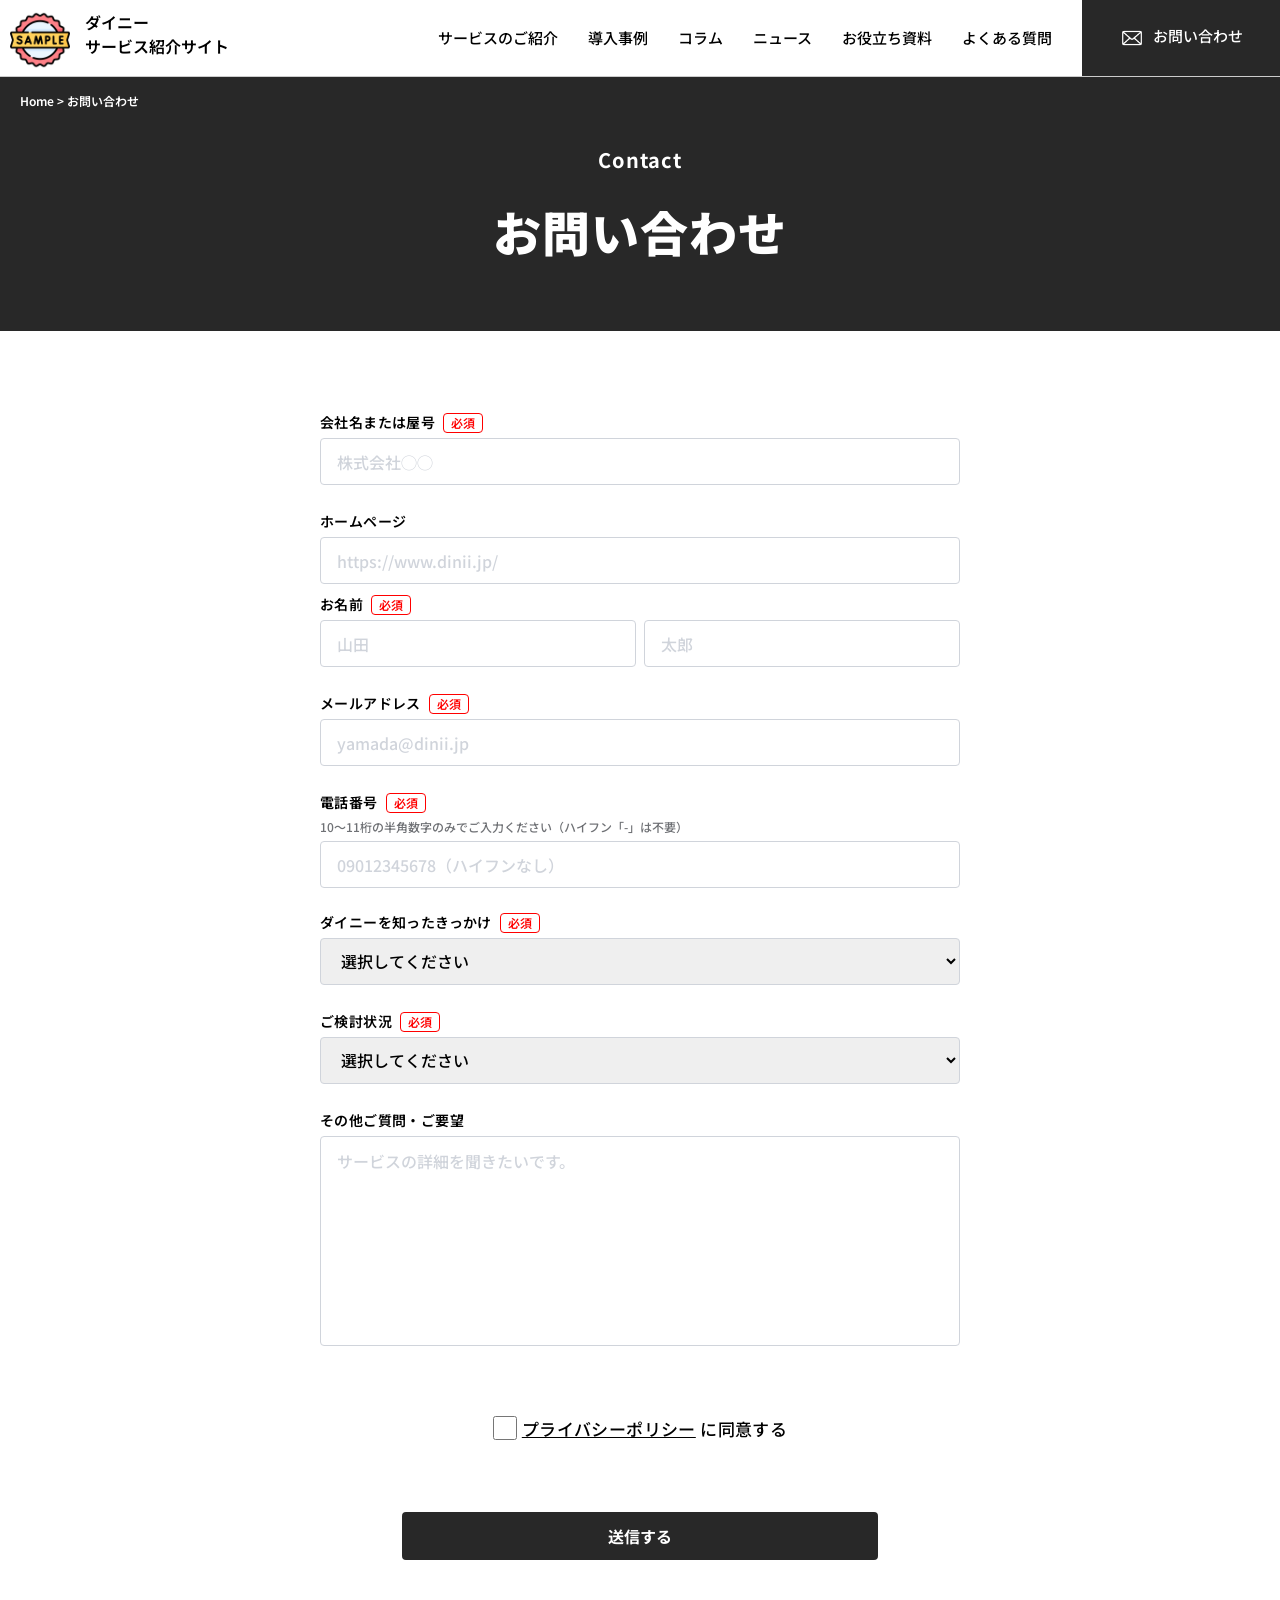
<file: contact/index.html>
<!DOCTYPE html>
<html lang="ja">

<head>
    <meta charset="UTF-8">
    <meta name="viewport" content="width=device-width,initial-scale=1">
    <title>お問い合わせ - ダイニー サービスサイト</title><!-- reset CSS -->
    <link rel="stylesheet" href="../styles/css-reset.css"><!-- Google Fonts -->
    <link rel="preconnect" href="https://fonts.googleapis.com">
    <link rel="preconnect" href="https://fonts.gstatic.com" crossorigin>
    <link
        href="https://fonts.googleapis.com/css2?family=Noto+Sans+JP:wght@100..900&family=Poppins:wght@600;700&display=swap"
        rel="stylesheet">
    <link rel="stylesheet" href="styles/style.css">
</head>

<body>
    <header class="header">
        <div class="header__left">
            <div class="header__logo"><a href="../">
                    <div class="header__logo-inner">
                        <div class="logo"><img src="../images/logo.png" class="logo__img">
                            <div class="logo__letter">
                                <p class="logo__dinii">ダイニー</p>
                                <p class="logo__service">サービス紹介サイト</p>
                            </div>
                        </div>
                    </div>
                </a></div>
        </div>
        <ul class="header__right"><a href="#">
                <div class="header__link">
                    <p class="header__service">サービスのご紹介</p>
                </div>
            </a>
            <div class="nav-service">
                <ul class="nav-service__inner">
                    <li>ダイニーPOSレジ</li>
                    <li>ダイニーモバイルオーダー</li>
                    <li>ダイニー顧客管理</li>
                    <li>ダイニーモバイル決済</li>
                    <li>ダイニーキャッシュレス</li>
                    <li><a href="../kintai">ダイニー勤怠</a></li>
                </ul>
            </div><a href="#">
                <div class="header__link">
                    <p class="header__case">導入事例</p>
                </div>
            </a><a href="#">
                <div class="header__link">
                    <p class="header__column">コラム</p>
                </div>
            </a><a href="#">
                <div class="header__link">
                    <p class="header__news">ニュース</p>
                </div>
            </a><a href="#">
                <div class="header__link">
                    <p class="header__documentation">お役立ち資料</p>
                </div>
            </a><a href="../question/">
                <div class="header__link">
                    <p class="header__qa">よくある質問</p>
                </div>
            </a><!-- TODO change URL--> <a href="#">
                <div class="header__contact">
                    <div class="header__contact-inner"><img src="../images/mail.png" class="header__contact-img">
                        <div class="header__contact-us">お問い合わせ</div>
                    </div>
                </div>
            </a>
        </ul>
    </header>
    <div class="title-container">
        <div class="breadcrumbs">Home > お問い合わせ</div>
        <div class="inner">
            <div class="subtitle">Contact</div>
            <div class="title">お問い合わせ</div>
        </div>
    </div>
    <div class="main">
        <ul class="input">
            <li class="belong">
                <div class="container-1">
                    <p>会社名または屋号</p>
                    <div class="abso">必須</div>
                </div>
                <div class="container-2"><input type="text" placeholder="株式会社◯◯"></div>
            </li>
            <li class="homepage">
                <div class="container-1">
                    <p>ホームページ</p>
                </div>
                <div class="container-2"><input type="text" placeholder="https://www.dinii.jp/"></div>
            </li>
            <li class="name">
                <div class="container-1">
                    <p>お名前</p>
                    <div class="abso">必須</div>
                </div>
                <div class="container-2">
                    <div class="namearea"><input type="text" class="first" placeholder="山田"> <input type="text"
                            class="last" placeholder="太郎"></div>
                </div>
            </li>
            <li class="mail-address">
                <div class="container-1">
                    <p>メールアドレス</p>
                    <div class="abso">必須</div>
                </div>
                <div class="container-2"><input type="text" placeholder="yamada@dinii.jp"></div>
            </li>
            <li class="call-number">
                <div class="container-1">
                    <p>電話番号</p>
                    <div class="abso">必須</div>
                </div>
                <div class="container-2">
                    <p class="description">10〜11桁の半角数字のみでご入力ください（ハイフン「-」は不要）</p>
                </div>
                <div class="container-3"><input type="text" placeholder="09012345678（ハイフンなし）"></div>
            </li>
            <li class="why">
                <div class="container-1">
                    <p>ダイニーを知ったきっかけ</p>
                    <div class="abso">必須</div>
                </div>
                <div class="container-2"><select name="why-list" id="why__list">
                        <option value="init">選択してください</option>
                        <option value="intro">知人から紹介された</option>
                        <option value="search">インターネット検索した</option>
                        <option value="exp">飲食店でデイニーを体験</option>
                        <option value="sns">SNSで見た</option>
                        <option value="know">展示会・会合で知った</option>
                        <option value="wath">雑誌で見た</option>
                        <option value="other">その他</option>
                    </select></div>
            </li>
            <li class="now">
                <div class="container-1">
                    <p>ご検討状況</p>
                    <div class="abso">必須</div>
                </div>
                <div class="container-2"><select name="now-list" id="now__list">
                        <option value="init">選択してください</option>
                        <option value="col-info">情報収集中</option>
                        <option value="compare">他社と比較検討中</option>
                        <option value="only-din">ダイニーのみを検討中</option>
                        <option value="alm-abso">導入がほぼ決まっている</option>
                    </select></div>
            </li>
            <li class="other">
                <div class="container-1">
                    <p>その他ご質問・ご要望</p>
                </div>
                <div class="container-2"><textarea name="other" id="other" placeholder="サービスの詳細を聞きたいです。"></textarea>
                </div>
            </li>
        </ul>
        <div class="send">
            <div class="container-1"><input type="checkbox" name="check" id="check">
                <p><a href="#">プライバシーポリシー</a> に同意する</p>
            </div>
            <div class="container-2"><button class="move-letter">
                    <p>送信する</p>
                    <p>送信する</p>
                </button></div>
        </div>
    </div>
</body>

</html>
</file>
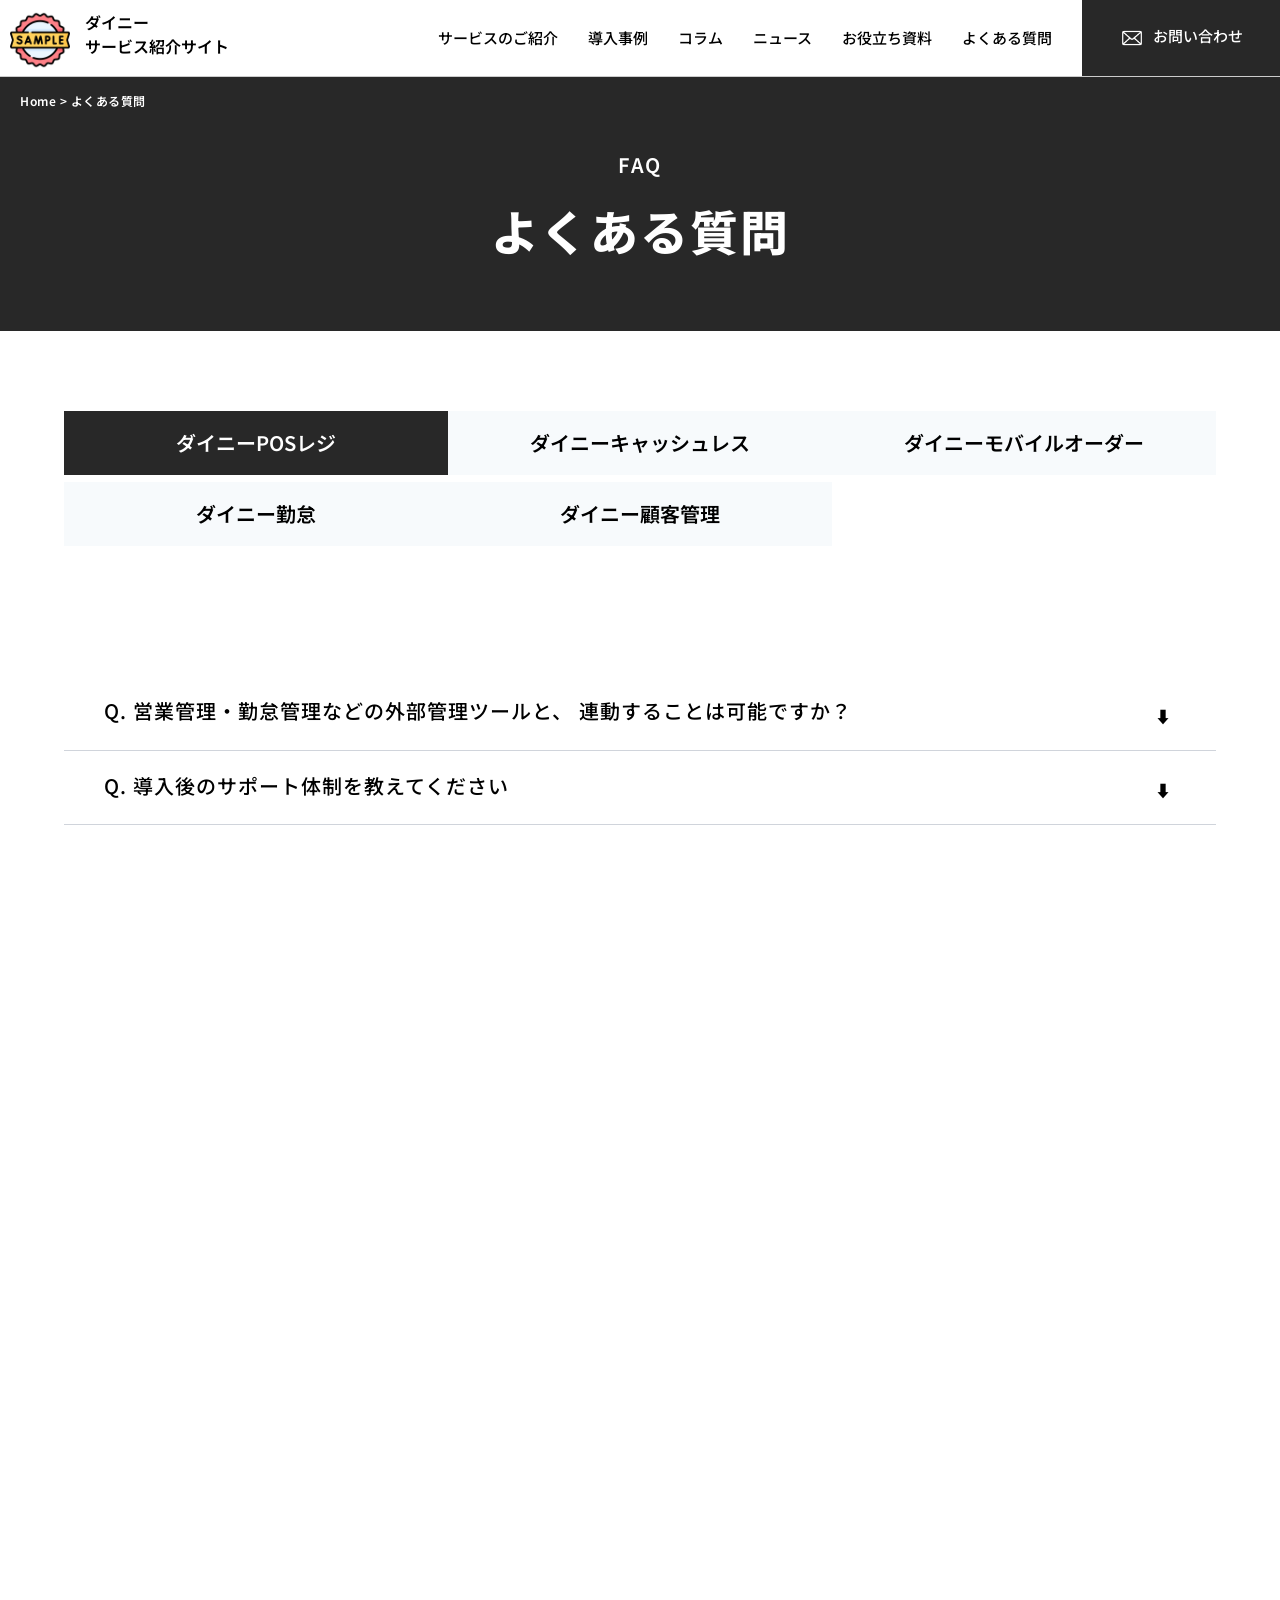
<file: question/index.html>
<!DOCTYPE html>
<html lang="en">

<head>
    <meta charset="UTF-8">
    <meta name="viewport" content="width=device-width, initial-scale=1.0">
    <title>よくある質問 - ダイニー サービスサイト</title>

    <!-- reset CSS -->
    <link rel="stylesheet" href="../styles/css-reset.css">

    <!-- Google Fonts -->
    <link rel="preconnect" href="https://fonts.googleapis.com">
    <link rel="preconnect" href="https://fonts.gstatic.com" crossorigin>
    <link
        href="https://fonts.googleapis.com/css2?family=Noto+Sans+JP:wght@100..900&family=Poppins:wght@600;700&display=swap"
        rel="stylesheet">

    <link rel="stylesheet" href="styles/style.css">
    <script src="scripts/main.js" defer></script>
</head>

<body>
    <header class="header">
        <div class="header__left">
            <div class="header__logo">
                <a href="../">
                    <div class="header__logo-inner">
                        <div class="logo">
                            <img src="../images/logo.png" class="logo__img">
                            <div class="logo__letter">
                                <p class="logo__dinii">ダイニー</p>
                                <p class="logo__service">サービス紹介サイト</p>
                            </div>
                        </div>
                    </div>
                </a>
            </div>
        </div>
        <ul class="header__right">

            <a href="#">
                <div class="header__link">
                    <p class="header__service">サービスのご紹介</p>
                </div>
            </a>

            <div class="nav-service">
                <ul class="nav-service__inner">
                    <li>ダイニーPOSレジ</li>
                    <li>ダイニーモバイルオーダー</li>
                    <li>ダイニー顧客管理</li>
                    <li>ダイニーモバイル決済</li>
                    <li>ダイニーキャッシュレス</li>
                    <li><a href="../kintai/">ダイニー勤怠</a></li>
                </ul>
            </div>

            <a href="#">
                <div class="header__link">
                    <p class="header__case">導入事例</p>
                </div>
            </a>
            <a href="#">
                <div class="header__link">
                    <p class="header__column">コラム</p>
                </div>
            </a>
            <a href="#">
                <div class="header__link">
                    <p class="header__news">ニュース</p>
                </div>
            </a>
            <a href="#">
                <div class="header__link">
                    <p class="header__documentation">お役立ち資料</p>
                </div>
            </a>
            <a href="#">
                <div class="header__link">
                    <p class="header__qa">よくある質問</p>
                </div>
            </a>
            <a href="../contact/">
                <div class="header__contact">
                    <div class="header__contact-inner">
                        <img src="../images/mail.png" class="header__contact-img">
                        <div class="header__contact-us">お問い合わせ</div>
                    </div>
                </div>
            </a>
        </ul>
    </header>

    <div class="title__bg"></div>
    <div class="title__inner">
        <div class="up">
            <div class="breadcrumbs">Home > よくある質問</div>
        </div>
        <div class="down">
            <p class="faq">FAQ</p>
            <h1>よくある質問</h1>
        </div>
    </div>

    <div class="nav">
        <ul class="nav__inner">
            <li class="active">
                <button>ダイニーPOSレジ</button>
            </li>
            <li class="move-letter">
                <button>
                    <p>ダイニーキャッシュレス</p>
                    <p>ダイニーキャッシュレス</p>
                </button>
            </li>
            <li class="move-letter">
                <button>
                    <p>ダイニーモバイルオーダー</p>
                    <p>ダイニーモバイルオーダー</p>
                </button>
            </li>
            <li class="move-letter">
                <button>
                    <p>ダイニー勤怠</p>
                    <p>ダイニー勤怠</p>
                </button>
            </li>
            <li class="move-letter">
                <button>
                    <p>ダイニー顧客管理</p>
                    <p>ダイニー顧客管理</p>
                </button>
            </li>
        </ul>
    </div>

    <div class="container">
        <div class="container__inner-1">
            <p class="q">Q. 営業管理・勤怠管理などの外部管理ツールと、 連動することは可能ですか？</p>
            <p class="a">多数の連携実績がございます。詳細はお問い合わせください。</p>
            <div class="down down1">⬇︎</div>
        </div>
        <div class="container__inner-2">
            <p class="q">Q. 導入後のサポート体制を教えてください</p>
            <p class="a">10〜25時まで有人電話対応を行っています。チャットによる問題解決サポートも行っています。</p>
            <div class="down down2">⬇︎</div>
        </div>
        <div class="white-bg"></div>
    </div>

</body>

</html>
</file>
<file: contact/styles/style.css>
.header {
  position: fixed;
  width: 100vw;
  height: 76px;
  top: 0;
  left: 0;
  display: flex;
  flex-direction: row;
  justify-content: space-between;
  align-items: center;
  box-shadow: 0px 1px 0px 0px rgba(0, 0, 0, 0.2);
  font-size: 15px;
  background-color: white;
  z-index: 9999;
}
.header a {
  position: relative;
  top: -7px;
  text-decoration: none;
  color: black;
}
.header a:last-child {
  top: 0;
}
.header__link {
  display: flex;
  align-items: center;
  height: 76px;
}
.header__logo {
  position: absolute;
  top: 0;
  left: 10px;
  height: 100%;
  justify-items: center;
  font-size: 16px;
}
.header__logo-inner {
  position: absolute;
  top: 10px;
}
.header__left {
  position: relative;
  height: 100%;
  top: 0;
  left: 0;
  flex-basis: 10%;
}
.header__right {
  display: flex;
  position: relative;
  margin-right: 105px;
  height: 100%;
  top: 0;
  right: 0;
  flex-direction: row;
  align-items: baseline;
  gap: 30px;
  margin: 0;
}
.header__right p {
  display: flex;
  flex-direction: column;
  align-items: center;
}
.header__right > a:nth-child(1)::after {
  position: relative;
  display: block;
  content: "";
  height: 2px;
  width: 100%;
  background-color: black;
  top: -1px;
  transform: scaleX(0);
  transform-origin: center;
  transition: all 0.3s;
}
.header__right > a:nth-child(1):hover::after {
  transform: none;
  transform-origin: center;
}
.header__right > a:nth-child(2)::after {
  position: relative;
  display: block;
  content: "";
  height: 2px;
  width: 100%;
  background-color: black;
  top: -1px;
  transform: scaleX(0);
  transform-origin: center;
  transition: all 0.3s;
}
.header__right > a:nth-child(2):hover::after {
  transform: none;
  transform-origin: center;
}
.header__right > a:nth-child(3)::after {
  position: relative;
  display: block;
  content: "";
  height: 2px;
  width: 100%;
  background-color: black;
  top: -1px;
  transform: scaleX(0);
  transform-origin: center;
  transition: all 0.3s;
}
.header__right > a:nth-child(3):hover::after {
  transform: none;
  transform-origin: center;
}
.header__right > a:nth-child(4)::after {
  position: relative;
  display: block;
  content: "";
  height: 2px;
  width: 100%;
  background-color: black;
  top: -1px;
  transform: scaleX(0);
  transform-origin: center;
  transition: all 0.3s;
}
.header__right > a:nth-child(4):hover::after {
  transform: none;
  transform-origin: center;
}
.header__right > a:nth-child(5)::after {
  position: relative;
  display: block;
  content: "";
  height: 2px;
  width: 100%;
  background-color: black;
  top: -1px;
  transform: scaleX(0);
  transform-origin: center;
  transition: all 0.3s;
}
.header__right > a:nth-child(5):hover::after {
  transform: none;
  transform-origin: center;
}
.header__right > a:nth-child(6)::after {
  position: relative;
  display: block;
  content: "";
  height: 2px;
  width: 100%;
  background-color: black;
  top: -1px;
  transform: scaleX(0);
  transform-origin: center;
  transition: all 0.3s;
}
.header__right > a:nth-child(6):hover::after {
  transform: none;
  transform-origin: center;
}
.header__right > a:nth-child(7)::after {
  position: relative;
  display: block;
  content: "";
  height: 2px;
  width: 100%;
  background-color: black;
  top: -1px;
  transform: scaleX(0);
  transform-origin: center;
  transition: all 0.3s;
}
.header__right > a:nth-child(7):hover::after {
  transform: none;
  transform-origin: center;
}
.header__right > a:first-child:hover ~ .nav-service {
  opacity: 1;
  visibility: visible;
}
.header__contact {
  display: flex;
  width: 198px;
  height: 76px;
  align-items: center;
  text-align: center;
  background-color: #282828;
  color: white;
  transition: all 0.28s ease;
}
.header__contact-inner {
  display: flex;
  flex-direction: row;
  margin: 0 auto;
}
.header__contact-img {
  width: 26px;
  height: 26px;
  margin-right: 8px;
  filter: invert(100%);
  transition: all 0.28s ease;
}
.header__contact:hover {
  background-color: white;
  color: black;
}
.header__contact:hover .header__contact-img {
  filter: none;
}
.header .nav-service {
  position: absolute;
  display: flex;
  justify-content: center;
  top: 76px;
  right: 0;
  width: 100vw;
  height: 56px;
  background-color: #F7FAFC;
  box-shadow: inset 0px 0px 3px rgba(0, 0, 0, 0.2);
  opacity: 0;
  visibility: hidden;
  transition: all 0.4s ease;
}
.header .nav-service__inner {
  display: flex;
  flex-direction: row;
  list-style: none;
  justify-content: center;
  gap: 16px;
  letter-spacing: -0.8px;
  font-weight: 600;
  height: 100%;
  padding: 0;
}
.header .nav-service__inner li {
  display: flex;
  align-items: center;
  height: 100%;
  cursor: pointer;
}
.header .nav-service:hover {
  opacity: 1;
  visibility: visible;
}

.logo {
  display: flex;
  flex-direction: row;
}
.logo__img {
  width: 60px;
  height: 60px;
}
.logo__letter {
  width: 250px;
  height: 100%;
  padding-left: 15px;
  font-weight: 600;
}
.logo__dinii {
  margin: 0;
}
.logo__service {
  margin: 0;
}

.move-letter, .send .container-2 button {
  display: flex;
  align-items: center;
  cursor: pointer;
}
.move-letter p, .send .container-2 button p {
  transition: all 0.3s ease;
}
.move-letter p:last-of-type, .send .container-2 button p:last-of-type {
  position: absolute;
  transform: translateY(20px);
  opacity: 0;
  visibility: hidden;
}
.move-letter:hover p:first-of-type, .send .container-2 button:hover p:first-of-type {
  transform: translateY(-20px);
  opacity: 0;
  visibility: hidden;
}
.move-letter:hover p:last-of-type, .send .container-2 button:hover p:last-of-type {
  transform: none;
  opacity: 1;
  visibility: visible;
}

body {
  height: 280vh;
  width: 100vw;
}

html {
  font-family: "Noto Sans JP", serif;
  font-weight: 500;
}
html *,
html *::before,
html *::after {
  box-sizing: border-box;
}

.title-container {
  position: relative;
  top: 77px;
  width: 100%;
  height: 254px;
  background-color: #282828;
}
.title-container .breadcrumbs {
  color: white;
  font-size: 12px;
  font-weight: 600;
  padding-top: 15px;
  padding-left: 20px;
}
.title-container .subtitle {
  text-align: center;
  font-size: 20px;
  font-weight: 700;
  letter-spacing: 1px;
  padding-top: 35px;
  color: white;
}
.title-container .title {
  text-align: center;
  font-size: 48px;
  font-weight: 900;
  letter-spacing: 1px;
  padding-top: 20px;
  color: white;
}

.main {
  margin-top: 134px;
}
.main .input {
  display: flex;
  flex-direction: column;
  align-items: center;
  padding: 0;
  height: auto;
}
.main .input li {
  display: flex;
  flex-direction: column;
  width: 640px;
  height: 75px;
  margin-top: 24px;
}
.main .input li .container-1 {
  display: flex;
  flex-direction: row;
  align-items: center;
  gap: 8px;
}
.main .input li .container-1 p {
  font-size: 14px;
  font-weight: 600;
  letter-spacing: 0.4px;
}
.main .input li .container-2 {
  margin-top: 5px;
}
.main .input li input, .main .input li select, .main .input li textarea {
  height: 47px;
  width: 100%;
  padding: 11.5px 16px;
  border: 1px solid #D0D4DB;
  border-radius: 4px;
}
.main .input li input::-moz-placeholder, .main .input li select::-moz-placeholder, .main .input li textarea::-moz-placeholder {
  color: #D0D4DB;
}
.main .input li input::placeholder, .main .input li select::placeholder, .main .input li textarea::placeholder {
  color: #D0D4DB;
}
.main .input li .namearea {
  display: flex;
  flex-direction: row;
  gap: 8px;
}
.main .input li.name {
  margin-top: 8px;
}
.main .input li.call-number {
  height: auto;
}
.main .input li.call-number .description {
  font-size: 12px;
  color: #6F7175;
}
.main .input li.call-number .container-3 {
  margin-top: 5px;
}
.main .input li select {
  width: 100%;
}
.main .input li textarea {
  height: 210px;
  resize: none;
}
.main .input li.other {
  height: 241px;
}

.send {
  display: flex;
  flex-direction: column;
  align-items: center;
}
.send .container-1 {
  display: flex;
  flex-direction: row;
  margin-top: 65px;
  font-size: 17px;
  letter-spacing: 0.4px;
}
.send .container-1 input {
  width: 24px;
  height: 24px;
  margin-right: 5px;
  cursor: pointer;
}
.send .container-1 a {
  color: black;
  text-decoration: underline;
}
.send .container-2 {
  margin-top: 70px;
  width: 476px;
  height: 48px;
  position: relative;
  cursor: pointer;
  transition: all 0.3s;
  overflow: hidden;
}
.send .container-2 button {
  justify-content: center;
  width: 100%;
  height: 100%;
  border: 2px solid #282828;
  border-radius: 4px;
  background-color: #282828;
  color: white;
  font-weight: 700;
  transition: all 0.4s;
}
.send .container-2 button p:last-child {
  color: #282828;
}
.send .container-2 button:hover {
  background-color: white;
}

.abso {
  display: flex;
  justify-content: center;
  width: 40px;
  height: 20px;
  font-size: 12px;
  font-weight: 600;
  color: red;
  border: 1px solid red;
  border-radius: 4px;
}/*# sourceMappingURL=style.css.map */
</file>
<file: question/styles/style.css>
.header {
  position: fixed;
  width: 100vw;
  height: 76px;
  top: 0;
  left: 0;
  display: flex;
  flex-direction: row;
  justify-content: space-between;
  align-items: center;
  box-shadow: 0px 1px 0px 0px rgba(0, 0, 0, 0.2);
  font-size: 15px;
  background-color: white;
  z-index: 9999;
}
.header a {
  position: relative;
  top: -7px;
  text-decoration: none;
  color: black;
}
.header a:last-child {
  top: 0;
}
.header__link {
  display: flex;
  align-items: center;
  height: 76px;
}
.header__logo {
  position: absolute;
  top: 0;
  left: 10px;
  height: 100%;
  justify-items: center;
  font-size: 16px;
}
.header__logo-inner {
  position: absolute;
  top: 10px;
}
.header__left {
  position: relative;
  height: 100%;
  top: 0;
  left: 0;
  flex-basis: 10%;
}
.header__right {
  display: flex;
  position: relative;
  margin-right: 105px;
  height: 100%;
  top: 0;
  right: 0;
  flex-direction: row;
  align-items: baseline;
  gap: 30px;
  margin: 0;
}
.header__right p {
  display: flex;
  flex-direction: column;
  align-items: center;
}
.header__right > a:nth-child(1)::after {
  position: relative;
  display: block;
  content: "";
  height: 2px;
  width: 100%;
  background-color: black;
  top: -1px;
  transform: scaleX(0);
  transform-origin: center;
  transition: all 0.3s;
}
.header__right > a:nth-child(1):hover::after {
  transform: none;
  transform-origin: center;
}
.header__right > a:nth-child(2)::after {
  position: relative;
  display: block;
  content: "";
  height: 2px;
  width: 100%;
  background-color: black;
  top: -1px;
  transform: scaleX(0);
  transform-origin: center;
  transition: all 0.3s;
}
.header__right > a:nth-child(2):hover::after {
  transform: none;
  transform-origin: center;
}
.header__right > a:nth-child(3)::after {
  position: relative;
  display: block;
  content: "";
  height: 2px;
  width: 100%;
  background-color: black;
  top: -1px;
  transform: scaleX(0);
  transform-origin: center;
  transition: all 0.3s;
}
.header__right > a:nth-child(3):hover::after {
  transform: none;
  transform-origin: center;
}
.header__right > a:nth-child(4)::after {
  position: relative;
  display: block;
  content: "";
  height: 2px;
  width: 100%;
  background-color: black;
  top: -1px;
  transform: scaleX(0);
  transform-origin: center;
  transition: all 0.3s;
}
.header__right > a:nth-child(4):hover::after {
  transform: none;
  transform-origin: center;
}
.header__right > a:nth-child(5)::after {
  position: relative;
  display: block;
  content: "";
  height: 2px;
  width: 100%;
  background-color: black;
  top: -1px;
  transform: scaleX(0);
  transform-origin: center;
  transition: all 0.3s;
}
.header__right > a:nth-child(5):hover::after {
  transform: none;
  transform-origin: center;
}
.header__right > a:nth-child(6)::after {
  position: relative;
  display: block;
  content: "";
  height: 2px;
  width: 100%;
  background-color: black;
  top: -1px;
  transform: scaleX(0);
  transform-origin: center;
  transition: all 0.3s;
}
.header__right > a:nth-child(6):hover::after {
  transform: none;
  transform-origin: center;
}
.header__right > a:nth-child(7)::after {
  position: relative;
  display: block;
  content: "";
  height: 2px;
  width: 100%;
  background-color: black;
  top: -1px;
  transform: scaleX(0);
  transform-origin: center;
  transition: all 0.3s;
}
.header__right > a:nth-child(7):hover::after {
  transform: none;
  transform-origin: center;
}
.header__right > a:first-child:hover ~ .nav-service {
  opacity: 1;
  visibility: visible;
}
.header__contact {
  display: flex;
  width: 198px;
  height: 76px;
  align-items: center;
  text-align: center;
  background-color: #282828;
  color: white;
  transition: all 0.28s ease;
}
.header__contact-inner {
  display: flex;
  flex-direction: row;
  margin: 0 auto;
}
.header__contact-img {
  width: 26px;
  height: 26px;
  margin-right: 8px;
  filter: invert(100%);
  transition: all 0.28s ease;
}
.header__contact:hover {
  background-color: white;
  color: black;
}
.header__contact:hover .header__contact-img {
  filter: none;
}
.header .nav-service {
  position: absolute;
  display: flex;
  justify-content: center;
  top: 76px;
  right: 0;
  width: 100vw;
  height: 56px;
  background-color: #F7FAFC;
  box-shadow: inset 0px 0px 3px rgba(0, 0, 0, 0.2);
  opacity: 0;
  visibility: hidden;
  transition: all 0.4s ease;
}
.header .nav-service__inner {
  display: flex;
  flex-direction: row;
  list-style: none;
  justify-content: center;
  gap: 16px;
  letter-spacing: -0.8px;
  font-weight: 600;
  height: 100%;
  padding: 0;
}
.header .nav-service__inner li {
  display: flex;
  align-items: center;
  height: 100%;
  cursor: pointer;
}
.header .nav-service:hover {
  opacity: 1;
  visibility: visible;
}

.logo {
  display: flex;
  flex-direction: row;
}
.logo__img {
  width: 60px;
  height: 60px;
}
.logo__letter {
  width: 250px;
  height: 100%;
  padding-left: 15px;
  font-weight: 600;
}
.logo__dinii {
  margin: 0;
}
.logo__service {
  margin: 0;
}

.move-letter {
  display: flex;
  align-items: center;
  cursor: pointer;
}
.move-letter p {
  transition: all 0.3s ease;
}
.move-letter p:last-of-type {
  position: absolute;
  transform: translateY(20px);
  opacity: 0;
  visibility: hidden;
}
.move-letter:hover p:first-of-type {
  transform: translateY(-20px);
  opacity: 0;
  visibility: hidden;
}
.move-letter:hover p:last-of-type {
  transform: none;
  opacity: 1;
  visibility: visible;
}

html {
  font-family: "Noto Sans JP", serif;
  font-weight: 500;
}
html *,
html *::before,
html *::after {
  box-sizing: border-box;
}

body {
  height: 200vh;
  width: 100vw;
  overflow-x: hidden;
  scroll-behavior: smooth;
}

.title__bg {
  position: absolute;
  width: 100%;
  height: 254px;
  background-color: #282828;
  margin-top: 77px;
  z-index: -1;
}
.title__inner {
  color: white;
  padding: 0 20px;
  padding-top: 92px;
}
.title__inner .up .breadcrumbs {
  font-size: 12px;
  font-weight: 600;
  letter-spacing: 0.5px;
}
.title__inner .down {
  display: flex;
  flex-direction: column;
  align-items: center;
}
.title__inner .down .faq {
  font-size: 20px;
  font-weight: 600;
  letter-spacing: 1.8px;
  padding-top: 40px;
}
.title__inner .down h1 {
  font-size: 48px;
  font-weight: 800;
  padding-top: 14px;
  letter-spacing: 1.8px;
}

.nav {
  max-width: 1152px;
  margin-top: 145px;
  margin-left: auto;
  margin-right: auto;
}
.nav__inner {
  display: flex;
  flex-direction: row;
  flex-wrap: wrap;
  gap: 7px 0;
  list-style: none;
  padding: 0;
}
.nav li {
  width: 384px;
  height: 64px;
  flex-basis: 33.3333333333%;
}
.nav li button {
  display: flex;
  justify-content: center;
  align-items: center;
  width: 384px;
  height: 64px;
  border: none;
  font-size: 20px;
  font-weight: 600;
  background-color: #F7FAFC;
  cursor: pointer;
}
.nav li button p {
  width: -moz-fit-content;
  width: fit-content;
}
.nav li.active button {
  background-color: #282828;
  color: white;
}

.container {
  margin-top: 130px;
  padding: 0 20px;
}
.container div {
  transition: all 0.3s ease;
}
.container__inner-1 {
  position: relative;
  width: 1152px;
  height: 134px;
  margin: 0 auto;
  background-color: white;
  cursor: pointer;
}
.container__inner-1:hover {
  background-color: #D0D4DB;
}
.container__inner-1 p {
  padding-left: 40px;
  padding-top: 20px;
  font-size: 20px;
  letter-spacing: 1px;
}
.container__inner-1 p.a {
  color: #6F7175;
  padding-top: 27px;
}
.container__inner-2 {
  position: relative;
  width: 1152px;
  height: 134px;
  margin: 0 auto;
  background-color: white;
  transform: translateY(-60px);
  cursor: pointer;
}
.container__inner-2::before {
  content: "";
  position: relative;
  display: block;
  height: 1px;
  width: 100%;
  background-color: #D0D4DB;
  z-index: 5;
}
.container__inner-2:hover {
  background-color: #D0D4DB;
}
.container__inner-2 p {
  padding-left: 40px;
  padding-top: 20px;
  font-size: 20px;
  letter-spacing: 1px;
}
.container__inner-2 p.a {
  color: #6F7175;
  padding-top: 27px;
}
.container .white-bg {
  width: 1152px;
  height: 100px;
  margin: 0 auto;
  background-color: white;
  transform: translateY(-120px);
}
.container .white-bg::before {
  content: "";
  position: relative;
  display: block;
  height: 1px;
  width: 100%;
  background-color: #D0D4DB;
  z-index: 5;
}
.container.open1 .container__inner-2 {
  transform: none;
}
.container.open1 .white-bg {
  transform: translateY(-60px);
}
.container.open1 .down1 {
  transform: rotate(180deg);
}
.container.open2 .white-bg {
  transform: translateY(-60px);
}
.container.open2 .down2 {
  transform: rotate(180deg);
}
.container.open1.open2 .white-bg {
  transform: translateY(-7px);
}
.container .down {
  position: absolute;
  right: 45px;
  top: 28px;
  z-index: 10;
}/*# sourceMappingURL=style.css.map */
</file>
